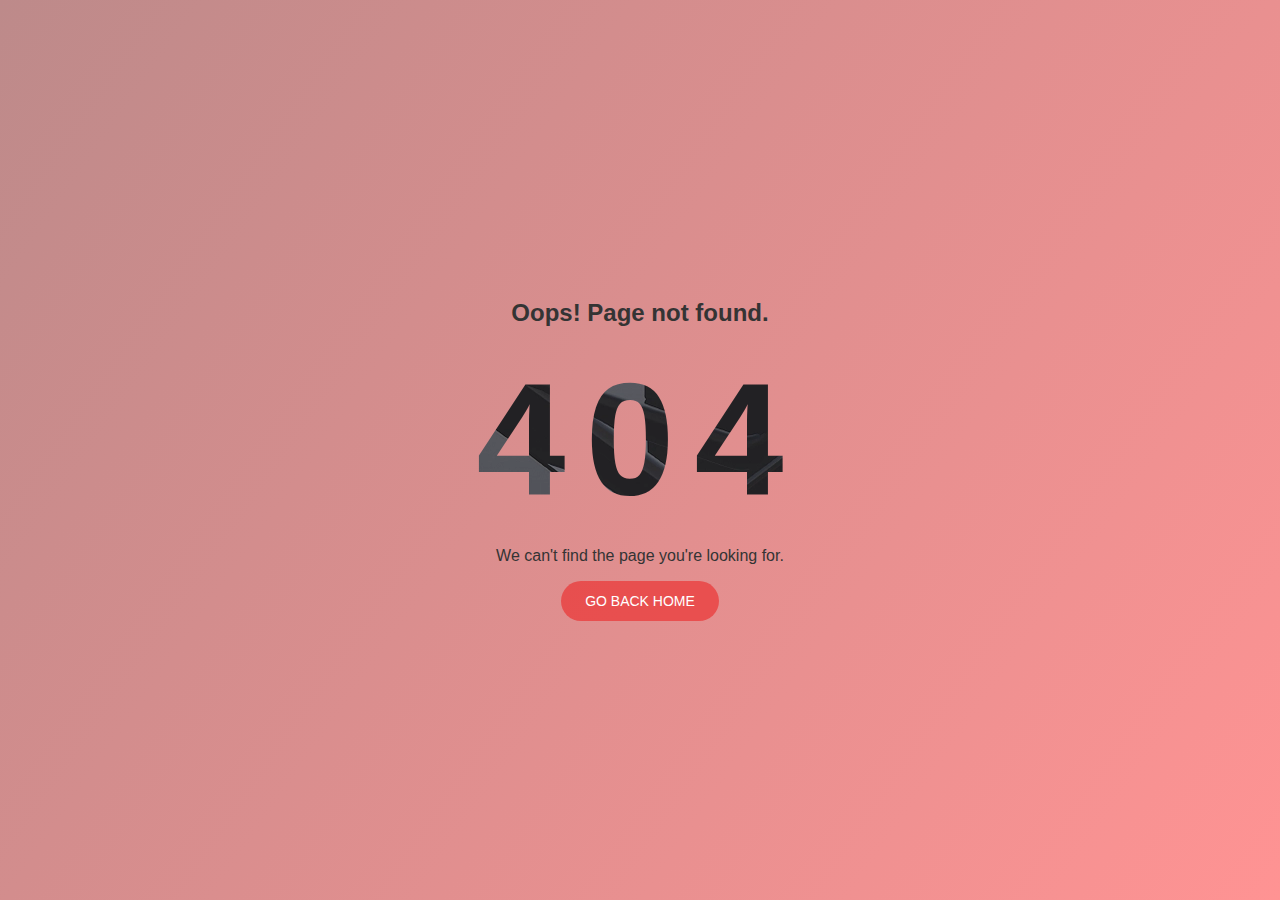
<file: 404page.html>
<!DOCTYPE html>
<html lang="en" dir="ltr">
  <head>
    <meta charset="utf-8">
    <title>FreeLation - 404 Page Not Found.</title>
    <link rel="url icon" href="Images/url_icon.png">
    <link rel="stylesheet" href="404page.css">
  </head>
  <body>
    <div class="container">
      <h2>Oops! Page not found.</h2>
      <h1>404</h1>
      <p>We can't find the page you're looking for.</p>
      <a href="#">Go back home</a>
    </div>
  </body>
</html>
</file>
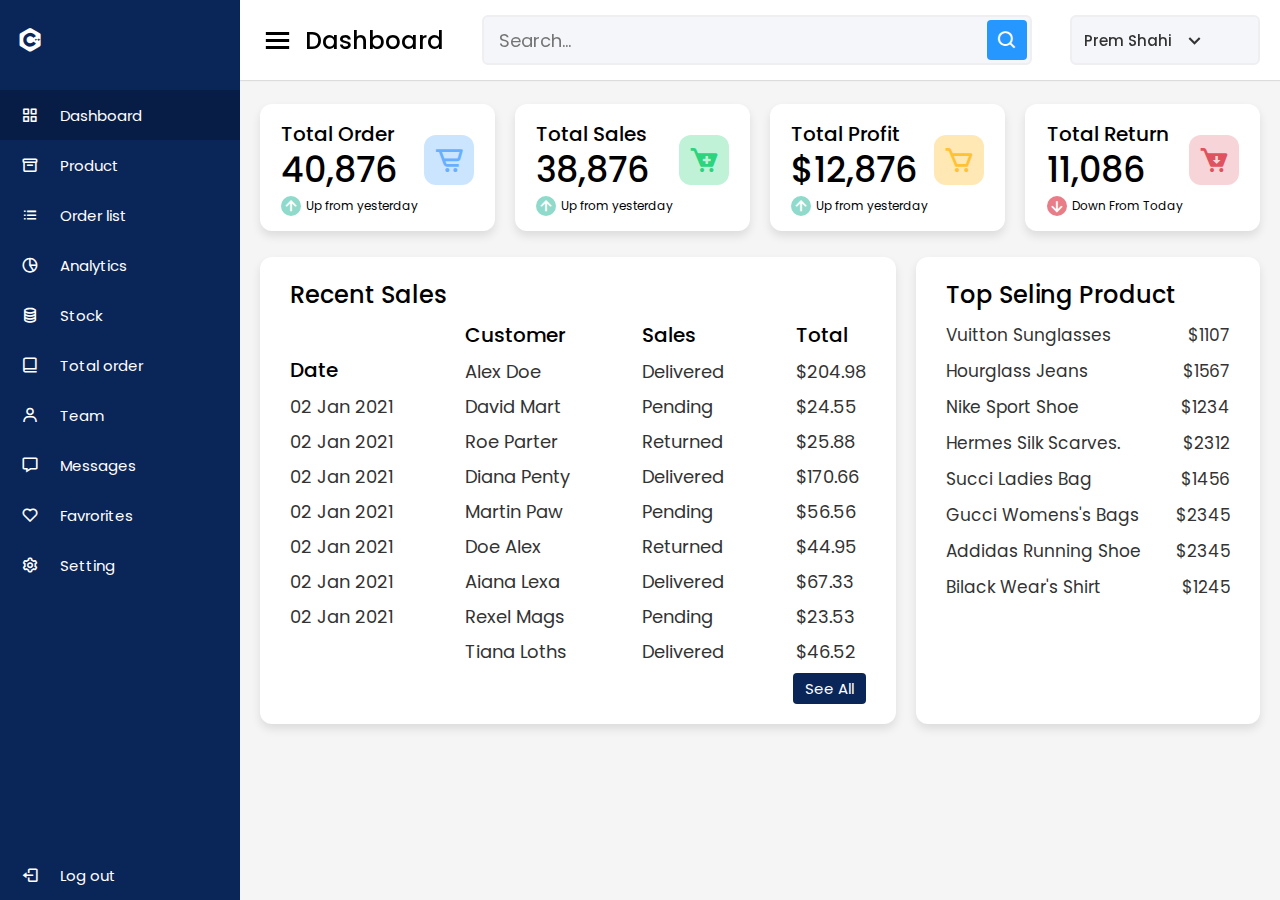
<file: adminlogin.html>
<!DOCTYPE html>
<html lang="en" dir="ltr">
  <head>
    <meta charset="UTF-8">
    <!--<title> Responsiive Admin Dashboard -->
    <link rel="stylesheet" href="adminlogin.css">
    <!-- Boxicons CDN Link -->
    <link href='https://unpkg.com/boxicons@2.0.7/css/boxicons.min.css' rel='stylesheet'>
     <meta name="viewport" content="width=device-width, initial-scale=1.0">
   </head>
<body>
  <div class="sidebar">
    <div class="logo-details">
      <i class='bx bxl-c-plus-plus'></i>
      <span class="logo_name"></span>
    </div>
      <ul class="nav-links">
        <li>
          <a href="#" class="active">
            <i class='bx bx-grid-alt' ></i>
            <span class="links_name">Dashboard</span>
          </a>
        </li>
        <li>
          <a href="#">
            <i class='bx bx-box' ></i>
            <span class="links_name">Product</span>
          </a>
        </li>
        <li>
          <a href="#">
            <i class='bx bx-list-ul' ></i>
            <span class="links_name">Order list</span>
          </a>
        </li>
        <li>
          <a href="#">
            <i class='bx bx-pie-chart-alt-2' ></i>
            <span class="links_name">Analytics</span>
          </a>
        </li>
        <li>
          <a href="#">
            <i class='bx bx-coin-stack' ></i>
            <span class="links_name">Stock</span>
          </a>
        </li>
        <li>
          <a href="#">
            <i class='bx bx-book-alt' ></i>
            <span class="links_name">Total order</span>
          </a>
        </li>
        <li>
          <a href="#">
            <i class='bx bx-user' ></i>
            <span class="links_name">Team</span>
          </a>
        </li>
        <li>
          <a href="#">
            <i class='bx bx-message' ></i>
            <span class="links_name">Messages</span>
          </a>
        </li>
        <li>
          <a href="#">
            <i class='bx bx-heart' ></i>
            <span class="links_name">Favrorites</span>
          </a>
        </li>
        <li>
          <a href="#">
            <i class='bx bx-cog' ></i>
            <span class="links_name">Setting</span>
          </a>
        </li>
        <li class="log_out">
          <a href="#">
            <i class='bx bx-log-out'></i>
            <span class="links_name">Log out</span>
          </a>
        </li>
      </ul>
  </div>
  <section class="home-section">
    <nav>
      <div class="sidebar-button">
        <i class='bx bx-menu sidebarBtn'></i>
        <span class="dashboard">Dashboard</span>
      </div>
      <div class="search-box">
        <input type="text" placeholder="Search...">
        <i class='bx bx-search' ></i>
      </div>
      <div class="profile-details">
        <!--<img src="images/profile.jpg" alt="">-->
        <span class="admin_name">Prem Shahi</span>
        <i class='bx bx-chevron-down' ></i>
      </div>
    </nav>

    <div class="home-content">
      <div class="overview-boxes">
        <div class="box">
          <div class="right-side">
            <div class="box-topic">Total Order</div>
            <div class="number">40,876</div>
            <div class="indicator">
              <i class='bx bx-up-arrow-alt'></i>
              <span class="text">Up from yesterday</span>
            </div>
          </div>
          <i class='bx bx-cart-alt cart'></i>
        </div>
        <div class="box">
          <div class="right-side">
            <div class="box-topic">Total Sales</div>
            <div class="number">38,876</div>
            <div class="indicator">
              <i class='bx bx-up-arrow-alt'></i>
              <span class="text">Up from yesterday</span>
            </div>
          </div>
          <i class='bx bxs-cart-add cart two' ></i>
        </div>
        <div class="box">
          <div class="right-side">
            <div class="box-topic">Total Profit</div>
            <div class="number">$12,876</div>
            <div class="indicator">
              <i class='bx bx-up-arrow-alt'></i>
              <span class="text">Up from yesterday</span>
            </div>
          </div>
          <i class='bx bx-cart cart three' ></i>
        </div>
        <div class="box">
          <div class="right-side">
            <div class="box-topic">Total Return</div>
            <div class="number">11,086</div>
            <div class="indicator">
              <i class='bx bx-down-arrow-alt down'></i>
              <span class="text">Down From Today</span>
            </div>
          </div>
          <i class='bx bxs-cart-download cart four' ></i>
        </div>
      </div>

      <div class="sales-boxes">
        <div class="recent-sales box">
          <div class="title">Recent Sales</div>
          <div class="sales-details">
            <ul class="details">
              <li class="topic">Date</li>
              <li><a href="#">02 Jan 2021</a></li>
              <li><a href="#">02 Jan 2021</a></li>
              <li><a href="#">02 Jan 2021</a></li>
              <li><a href="#">02 Jan 2021</a></li>
              <li><a href="#">02 Jan 2021</a></li>
              <li><a href="#">02 Jan 2021</a></li>
              <li><a href="#">02 Jan 2021</a></li>
            </ul>
            <ul class="details">
            <li class="topic">Customer</li>
            <li><a href="#">Alex Doe</a></li>
            <li><a href="#">David Mart</a></li>
            <li><a href="#">Roe Parter</a></li>
            <li><a href="#">Diana Penty</a></li>
            <li><a href="#">Martin Paw</a></li>
            <li><a href="#">Doe Alex</a></li>
            <li><a href="#">Aiana Lexa</a></li>
            <li><a href="#">Rexel Mags</a></li>
             <li><a href="#">Tiana Loths</a></li>
          </ul>
          <ul class="details">
            <li class="topic">Sales</li>
            <li><a href="#">Delivered</a></li>
            <li><a href="#">Pending</a></li>
            <li><a href="#">Returned</a></li>
            <li><a href="#">Delivered</a></li>
            <li><a href="#">Pending</a></li>
            <li><a href="#">Returned</a></li>
            <li><a href="#">Delivered</a></li>
             <li><a href="#">Pending</a></li>
            <li><a href="#">Delivered</a></li>
          </ul>
          <ul class="details">
            <li class="topic">Total</li>
            <li><a href="#">$204.98</a></li>
            <li><a href="#">$24.55</a></li>
            <li><a href="#">$25.88</a></li>
            <li><a href="#">$170.66</a></li>
            <li><a href="#">$56.56</a></li>
            <li><a href="#">$44.95</a></li>
            <li><a href="#">$67.33</a></li>
             <li><a href="#">$23.53</a></li>
             <li><a href="#">$46.52</a></li>
          </ul>
          </div>
          <div class="button">
            <a href="#">See All</a>
          </div>
        </div>
        <div class="top-sales box">
          <div class="title">Top Seling Product</div>
          <ul class="top-sales-details">
            <li>
            <a href="#">
              <!--<img src="images/sunglasses.jpg" alt="">-->
              <span class="product">Vuitton Sunglasses</span>
            </a>
            <span class="price">$1107</span>
          </li>
          <li>
            <a href="#">
               <!--<img src="images/jeans.jpg" alt="">-->
              <span class="product">Hourglass Jeans </span>
            </a>
            <span class="price">$1567</span>
          </li>
          <li>
            <a href="#">
             <!-- <img src="images/nike.jpg" alt="">-->
              <span class="product">Nike Sport Shoe</span>
            </a>
            <span class="price">$1234</span>
          </li>
          <li>
            <a href="#">
              <!--<img src="images/scarves.jpg" alt="">-->
              <span class="product">Hermes Silk Scarves.</span>
            </a>
            <span class="price">$2312</span>
          </li>
          <li>
            <a href="#">
              <!--<img src="images/blueBag.jpg" alt="">-->
              <span class="product">Succi Ladies Bag</span>
            </a>
            <span class="price">$1456</span>
          </li>
          <li>
            <a href="#">
              <!--<img src="images/bag.jpg" alt="">-->
              <span class="product">Gucci Womens's Bags</span>
            </a>
            <span class="price">$2345</span>
          <li>
            <a href="#">
              <!--<img src="images/addidas.jpg" alt="">-->
              <span class="product">Addidas Running Shoe</span>
            </a>
            <span class="price">$2345</span>
          </li>
<li>
            <a href="#">
             <!--<img src="images/shirt.jpg" alt="">-->
              <span class="product">Bilack Wear's Shirt</span>
            </a>
            <span class="price">$1245</span>
          </li>
          </ul>
        </div>
      </div>
    </div>
  </section>

  <script>
   let sidebar = document.querySelector(".sidebar");
let sidebarBtn = document.querySelector(".sidebarBtn");
sidebarBtn.onclick = function() {
  sidebar.classList.toggle("active");
  if(sidebar.classList.contains("active")){
  sidebarBtn.classList.replace("bx-menu" ,"bx-menu-alt-right");
}else
  sidebarBtn.classList.replace("bx-menu-alt-right", "bx-menu");
}
 </script>

</body>
</html>
</file>
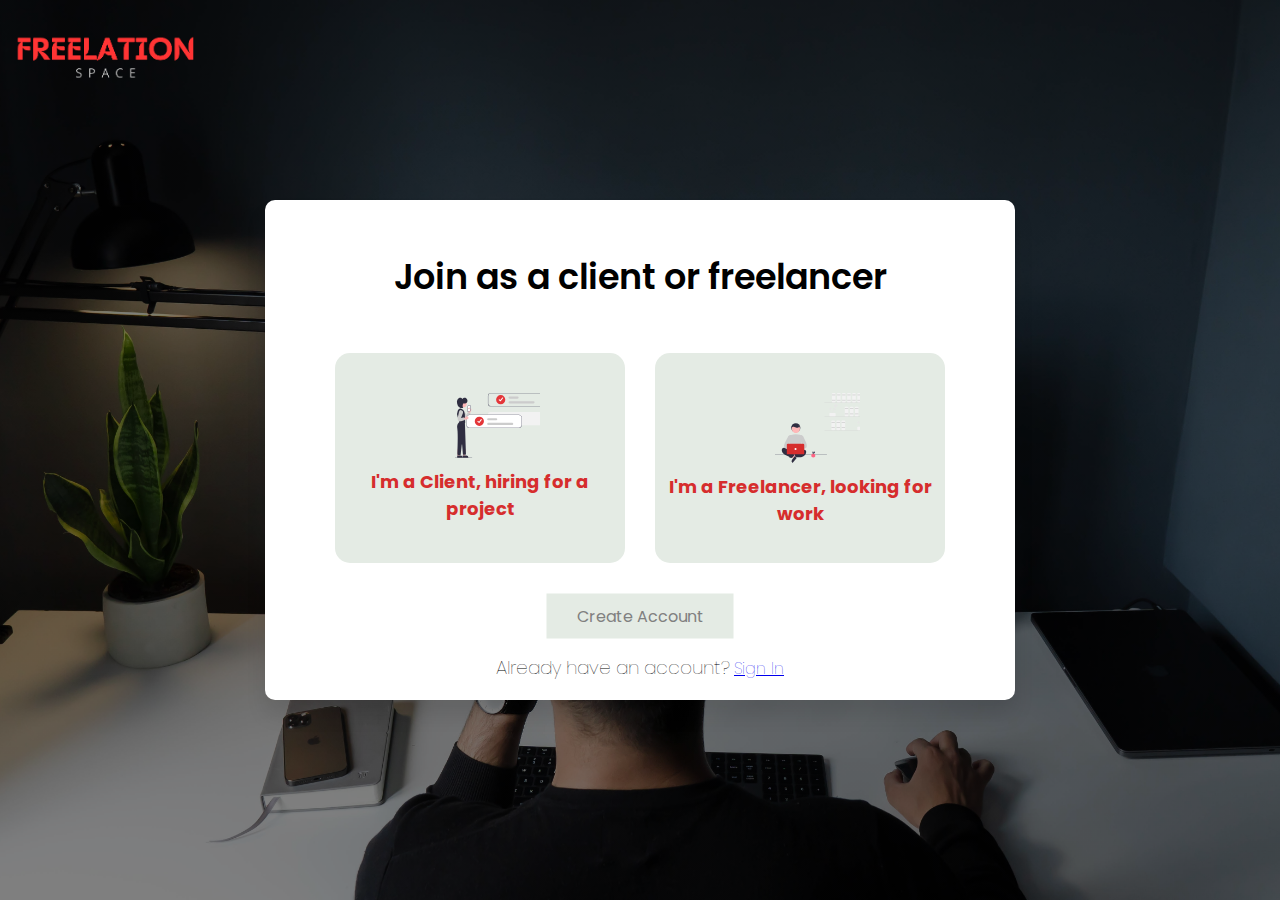
<file: choicesignup.html>
<!DOCTYPE html>
<html lang="en" dir="ltr">
   <head>
      <meta charset="utf-8">
      <link rel="stylesheet" href="choicesignup.css">
      <meta name="viewport" content="width=device-width, initial-scale=1.0">
      <title>FreeLation - Making Hiring Extraordinary.</title>
      <link rel="url icon" href="./Images/url_icon.png">
      <style>

      </style>
   </head>
   <body>
       
    <header>
        <div class="main">
            <div class="logo">
                <img src="./Images/logo.png">
            </div>
    </header>
       
      <div class="wrapper">
         <div class="title-text">
            <div class="title">
                Join as a client or freelancer
            </div>
         </div>
         <section class="contain">
            
            <div class="client" onclick="changeBtn1()">
                <div class="client-image car-1"></div>
                <h2>I'm a Client, hiring for a project</a></h2>
            </div>

            <div class="client" onclick="changeBtn2()">
                <div class="client-image car-2"></div>
                <h2>I'm a Freelancer, looking for work</h2>
            </div>
            
            

         </section>
         <div class="signup-link">
                     <h3>Already have an account?  </h3><a href="signin.html">Sign In</a>
                  </div>

                  <div class="button">
                    <div id="cross"></div>
                    <a href="" id="btn" class="btn">Create Account</a>
                </div>

            </div>
            </div>
                 
            </div>
         </div>
      </div>

      <script>
        function changeBtn1(){
             const btn = document.getElementById("btn");
             btn.innerHTML = "Join as a Client";
             btn.style.cursor = "pointer";
             btn.classList.add("able");
             btn.style.border="thin solid grey";
             btn.href = "clientInUp.html";
             btn.classList.add("borderRadius = 20");
             btn.style.backgroundColor = "red";
             btn.style.borderRadius = "10px";
            }
            function changeBtn2(){
                const btn = document.getElementById("btn");
                btn.innerHTML = "Join as a FreeLancer";
                btn.style.cursor = "pointer";
                btn.classList.add("able");
                btn.href = "freelancerInUp.html";
                btn.classList.add("borderRadius = 20");
                btn.style.backgroundColor = "red";
        }
      </script>
   </body>
</html>
</file>
<file: 404page.css>
body{
  margin: 0;
  padding: 0;
  font-family: "montserrat",sans-serif;
  min-height: 100vh;
  background-image: linear-gradient(125deg,#bd8a8a,#ff9393);
}

.container{
  width: 100%;
  position: absolute;
  top: 50%;
  transform: translateY(-50%);
  text-align: center;
  color: #343434
}

.container h1{
  font-size: 160px;
  margin: 0;
  font-weight: 900;
  letter-spacing: 20px;
  background: url(Images/1.webp) center no-repeat;
  -webkit-text-fill-color: transparent;
  background-clip: text;
  -webkit-background-clip: text;
}

.container a{
  text-decoration: none;
  background: #ec2f2faa;
  color: #fff;
  padding: 12px 24px;
  display: inline-block;
  border-radius: 25px;
  font-size: 14px;
  text-transform: uppercase;
  transition: 0.4s;
}

.container a:hover{
  background: #de2626;
}
</file>
<file: adminlogin.css>
/* Googlefont Poppins CDN Link */
@import url('https://fonts.googleapis.com/css2?family=Poppins:wght@200;300;400;500;600;700&display=swap');
*{
  margin: 0;
  padding: 0;
  box-sizing: border-box;
  font-family: 'Poppins', sans-serif;
}
.sidebar{
  position: fixed;
  height: 100%;
  width: 240px;
  background: #0A2558;
  transition: all 0.5s ease;
}
.sidebar.active{
  width: 60px;
}
.sidebar .logo-details{
  height: 80px;
  display: flex;
  align-items: center;
}
.sidebar .logo-details i{
  font-size: 28px;
  font-weight: 500;
  color: #fff;
  min-width: 60px;
  text-align: center
}
.sidebar .logo-details .logo_name{
  color: #fff;
  font-size: 24px;
  font-weight: 500;
}
.sidebar .nav-links{
  margin-top: 10px;
}
.sidebar .nav-links li{
  position: relative;
  list-style: none;
  height: 50px;
}
.sidebar .nav-links li a{
  height: 100%;
  width: 100%;
  display: flex;
  align-items: center;
  text-decoration: none;
  transition: all 0.4s ease;
}
.sidebar .nav-links li a.active{
  background: #081D45;
}
.sidebar .nav-links li a:hover{
  background: #081D45;
}
.sidebar .nav-links li i{
  min-width: 60px;
  text-align: center;
  font-size: 18px;
  color: #fff;
}
.sidebar .nav-links li a .links_name{
  color: #fff;
  font-size: 15px;
  font-weight: 400;
  white-space: nowrap;
}
.sidebar .nav-links .log_out{
  position: absolute;
  bottom: 0;
  width: 100%;
}
.home-section{
  position: relative;
  background: #f5f5f5;
  min-height: 100vh;
  width: calc(100% - 240px);
  left: 240px;
  transition: all 0.5s ease;
}
.sidebar.active ~ .home-section{
  width: calc(100% - 60px);
  left: 60px;
}
.home-section nav{
  display: flex;
  justify-content: space-between;
  height: 80px;
  background: #fff;
  display: flex;
  align-items: center;
  position: fixed;
  width: calc(100% - 240px);
  left: 240px;
  z-index: 100;
  padding: 0 20px;
  box-shadow: 0 1px 1px rgba(0, 0, 0, 0.1);
  transition: all 0.5s ease;
}
.sidebar.active ~ .home-section nav{
  left: 60px;
  width: calc(100% - 60px);
}
.home-section nav .sidebar-button{
  display: flex;
  align-items: center;
  font-size: 24px;
  font-weight: 500;
}
nav .sidebar-button i{
  font-size: 35px;
  margin-right: 10px;
}
.home-section nav .search-box{
  position: relative;
  height: 50px;
  max-width: 550px;
  width: 100%;
  margin: 0 20px;
}
nav .search-box input{
  height: 100%;
  width: 100%;
  outline: none;
  background: #F5F6FA;
  border: 2px solid #EFEEF1;
  border-radius: 6px;
  font-size: 18px;
  padding: 0 15px;
}
nav .search-box .bx-search{
  position: absolute;
  height: 40px;
  width: 40px;
  background: #2697FF;
  right: 5px;
  top: 50%;
  transform: translateY(-50%);
  border-radius: 4px;
  line-height: 40px;
  text-align: center;
  color: #fff;
  font-size: 22px;
  transition: all 0.4 ease;
}
.home-section nav .profile-details{
  display: flex;
  align-items: center;
  background: #F5F6FA;
  border: 2px solid #EFEEF1;
  border-radius: 6px;
  height: 50px;
  min-width: 190px;
  padding: 0 15px 0 2px;
}
nav .profile-details img{
  height: 40px;
  width: 40px;
  border-radius: 6px;
  object-fit: cover;
}
nav .profile-details .admin_name{
  font-size: 15px;
  font-weight: 500;
  color: #333;
  margin: 0 10px;
  white-space: nowrap;
}
nav .profile-details i{
  font-size: 25px;
  color: #333;
}
.home-section .home-content{
  position: relative;
  padding-top: 104px;
}
.home-content .overview-boxes{
  display: flex;
  align-items: center;
  justify-content: space-between;
  flex-wrap: wrap;
  padding: 0 20px;
  margin-bottom: 26px;
}
.overview-boxes .box{
  display: flex;
  align-items: center;
  justify-content: center;
  width: calc(100% / 4 - 15px);
  background: #fff;
  padding: 15px 14px;
  border-radius: 12px;
  box-shadow: 0 5px 10px rgba(0,0,0,0.1);
}
.overview-boxes .box-topic{
  font-size: 20px;
  font-weight: 500;
}
.home-content .box .number{
  display: inline-block;
  font-size: 35px;
  margin-top: -6px;
  font-weight: 500;
}
.home-content .box .indicator{
  display: flex;
  align-items: center;
}
.home-content .box .indicator i{
  height: 20px;
  width: 20px;
  background: #8FDACB;
  line-height: 20px;
  text-align: center;
  border-radius: 50%;
  color: #fff;
  font-size: 20px;
  margin-right: 5px;
}
.box .indicator i.down{
  background: #e87d88;
}
.home-content .box .indicator .text{
  font-size: 12px;
}
.home-content .box .cart{
  display: inline-block;
  font-size: 32px;
  height: 50px;
  width: 50px;
  background: #cce5ff;
  line-height: 50px;
  text-align: center;
  color: #66b0ff;
  border-radius: 12px;
  margin: -15px 0 0 6px;
}
.home-content .box .cart.two{
   color: #2BD47D;
   background: #C0F2D8;
 }
.home-content .box .cart.three{
   color: #ffc233;
   background: #ffe8b3;
 }
.home-content .box .cart.four{
   color: #e05260;
   background: #f7d4d7;
 }
.home-content .total-order{
  font-size: 20px;
  font-weight: 500;
}
.home-content .sales-boxes{
  display: flex;
  justify-content: space-between;
  /* padding: 0 20px; */
}

/* left box */
.home-content .sales-boxes .recent-sales{
  width: 65%;
  background: #fff;
  padding: 20px 30px;
  margin: 0 20px;
  border-radius: 12px;
  box-shadow: 0 5px 10px rgba(0, 0, 0, 0.1);
}
.home-content .sales-boxes .sales-details{
  display: flex;
  align-items: center;
  justify-content: space-between;
}
.sales-boxes .box .title{
  font-size: 24px;
  font-weight: 500;
  /* margin-bottom: 10px; */
}
.sales-boxes .sales-details li.topic{
  font-size: 20px;
  font-weight: 500;
}
.sales-boxes .sales-details li{
  list-style: none;
  margin: 8px 0;
}
.sales-boxes .sales-details li a{
  font-size: 18px;
  color: #333;
  font-size: 400;
  text-decoration: none;
}
.sales-boxes .box .button{
  width: 100%;
  display: flex;
  justify-content: flex-end;
}
.sales-boxes .box .button a{
  color: #fff;
  background: #0A2558;
  padding: 4px 12px;
  font-size: 15px;
  font-weight: 400;
  border-radius: 4px;
  text-decoration: none;
  transition: all 0.3s ease;
}
.sales-boxes .box .button a:hover{
  background:  #0d3073;
}

/* Right box */
.home-content .sales-boxes .top-sales{
  width: 35%;
  background: #fff;
  padding: 20px 30px;
  margin: 0 20px 0 0;
  border-radius: 12px;
  box-shadow: 0 5px 10px rgba(0, 0, 0, 0.1);
}
.sales-boxes .top-sales li{
  display: flex;
  align-items: center;
  justify-content: space-between;
  margin: 10px 0;
}
.sales-boxes .top-sales li a img{
  height: 40px;
  width: 40px;
  object-fit: cover;
  border-radius: 12px;
  margin-right: 10px;
  background: #333;
}
.sales-boxes .top-sales li a{
  display: flex;
  align-items: center;
  text-decoration: none;
}
.sales-boxes .top-sales li .product,
.price{
  font-size: 17px;
  font-weight: 400;
  color: #333;
}
/* Responsive Media Query */
@media (max-width: 1240px) {
  .sidebar{
    width: 60px;
  }
  .sidebar.active{
    width: 220px;
  }
  .home-section{
    width: calc(100% - 60px);
    left: 60px;
  }
  .sidebar.active ~ .home-section{
    /* width: calc(100% - 220px); */
    overflow: hidden;
    left: 220px;
  }
  .home-section nav{
    width: calc(100% - 60px);
    left: 60px;
  }
  .sidebar.active ~ .home-section nav{
    width: calc(100% - 220px);
    left: 220px;
  }
}
@media (max-width: 1150px) {
  .home-content .sales-boxes{
    flex-direction: column;
  }
  .home-content .sales-boxes .box{
    width: 100%;
    overflow-x: scroll;
    margin-bottom: 30px;
  }
  .home-content .sales-boxes .top-sales{
    margin: 0;
  }
}
@media (max-width: 1000px) {
  .overview-boxes .box{
    width: calc(100% / 2 - 15px);
    margin-bottom: 15px;
  }
}
@media (max-width: 700px) {
  nav .sidebar-button .dashboard,
  nav .profile-details .admin_name,
  nav .profile-details i{
    display: none;
  }
  .home-section nav .profile-details{
    height: 50px;
    min-width: 40px;
  }
  .home-content .sales-boxes .sales-details{
    width: 560px;
  }
}
@media (max-width: 550px) {
  .overview-boxes .box{
    width: 100%;
    margin-bottom: 15px;
  }
  .sidebar.active ~ .home-section nav .profile-details{
    display: none;
  }
}
  @media (max-width: 400px) {
  .sidebar{
    width: 0;
  }
  .sidebar.active{
    width: 60px;
  }
  .home-section{
    width: 100%;
    left: 0;
  }
  .sidebar.active ~ .home-section{
    left: 60px;
    width: calc(100% - 60px);
  }
  .home-section nav{
    width: 100%;
    left: 0;
  }
  .sidebar.active ~ .home-section nav{
    left: 60px;
    width: calc(100% - 60px);
  }
}
</file>
<file: choicesignup.css>
@import url('https://fonts.googleapis.com/css?family=Poppins:400,500,600,700&display=swap');
*{
  margin: 0;
  padding: 0;
  box-sizing: border-box;
  font-family: 'Poppins', sans-serif;
}
html,body{
  display: grid;
  height: 100vh;
  width: 100%;
  place-items: center;
}
::selection{
  color: #fff;
}

header{
  width: 100%;
  background-image: linear-gradient(rgba(0,0,0,0.5), rgba(0,0,0,0.5)), url(./Images/Header.jpg);
  background-position: center;
  background-size: cover;
  height: 100vh; 
}

.logo img{
  float: left;
  padding: 35px 15px;
  width: 210px;
  height: auto;
}

.main{
  max-width: 1400px;
  margin: auto;
}
.wrapper{
  position: absolute;
  top: 50%;
  left: 50%;
  transform: translate(-50%,-50%);
  overflow: hidden;
  width: 750px;
  height: 500px;
  background: #fff;
  padding: 30px;
  border-radius: 10px;
  box-shadow: 0px 15px 20px rgba(0,0,0,0.1);
}
.wrappertitle-text{
  text-align: center;
  margin-right: 50px;
  display: flex;
  width: 200%;
  overflow: hidden;
}
.wrapper .title{
  margin-top: 20px;
  width: 100%;
  font-size: 35px;
  font-weight: 600;
  text-align: center;
  transition: all 0.6s cubic-bezier(0.68,-0.55,0.265,1.55);
}
.button{
  display: flex;
  position: fixed;
  top: 80%;
  left: 50%;
  transform: translate(-50%,-50%);
}

.contain{
  display: flex;
  justify-content: center;
}

.client{
  background: #E4EBE4;
  width: 290px;
  height: 210px;
  margin: 15px;
  border-radius: 15px;
  margin-top: 50px;
}

.client-image{
  height: 65px;
  width: 85px;
  background-size: cover;
  background-repeat: no-repeat;
  margin-top: 40px;
  margin-left: 120px;
  background-position: center;
}

.car-1{
  background-image: url('./Images/undraw_confirmation_re_b6q5.svg');
  padding: 10px;
  
}

.car-2{
  background-image: url('./Images/undraw_freelancer_re_irh4.svg');
  padding: 35px;
}

.client h2{
  padding: 10px;
  font-size: 18px;
  color: #d62d2d;
  text-align: center;
}

.client:hover{
  background-color: #C7D6C7;
  transition: 0.6s ease;
}

.client--selected{
  background-color: #000;
}

.btn{
  padding: 10px 30px;
  color: grey;
  background-color: #E4EBE4;
  text-decoration: none;
  transition: 0.6s ease;
  margin-top: 32px;
  
}

.border{
  border: 2px solid black;
}

.btn:hover{
  cursor:not-allowed;

}

.able:hover{
  background-color: #d62d2d;
  color: #fff;
}

.signup-link{
  white-space: nowrap;
  text-align: center;
  margin-top: 75px;
  color: #d62d2d;
  text-decoration: none;
  font-weight: 100;
}

.signup-link h3{
  display: inline;
  font-weight: 100;
  color: #000;
}
</file>
